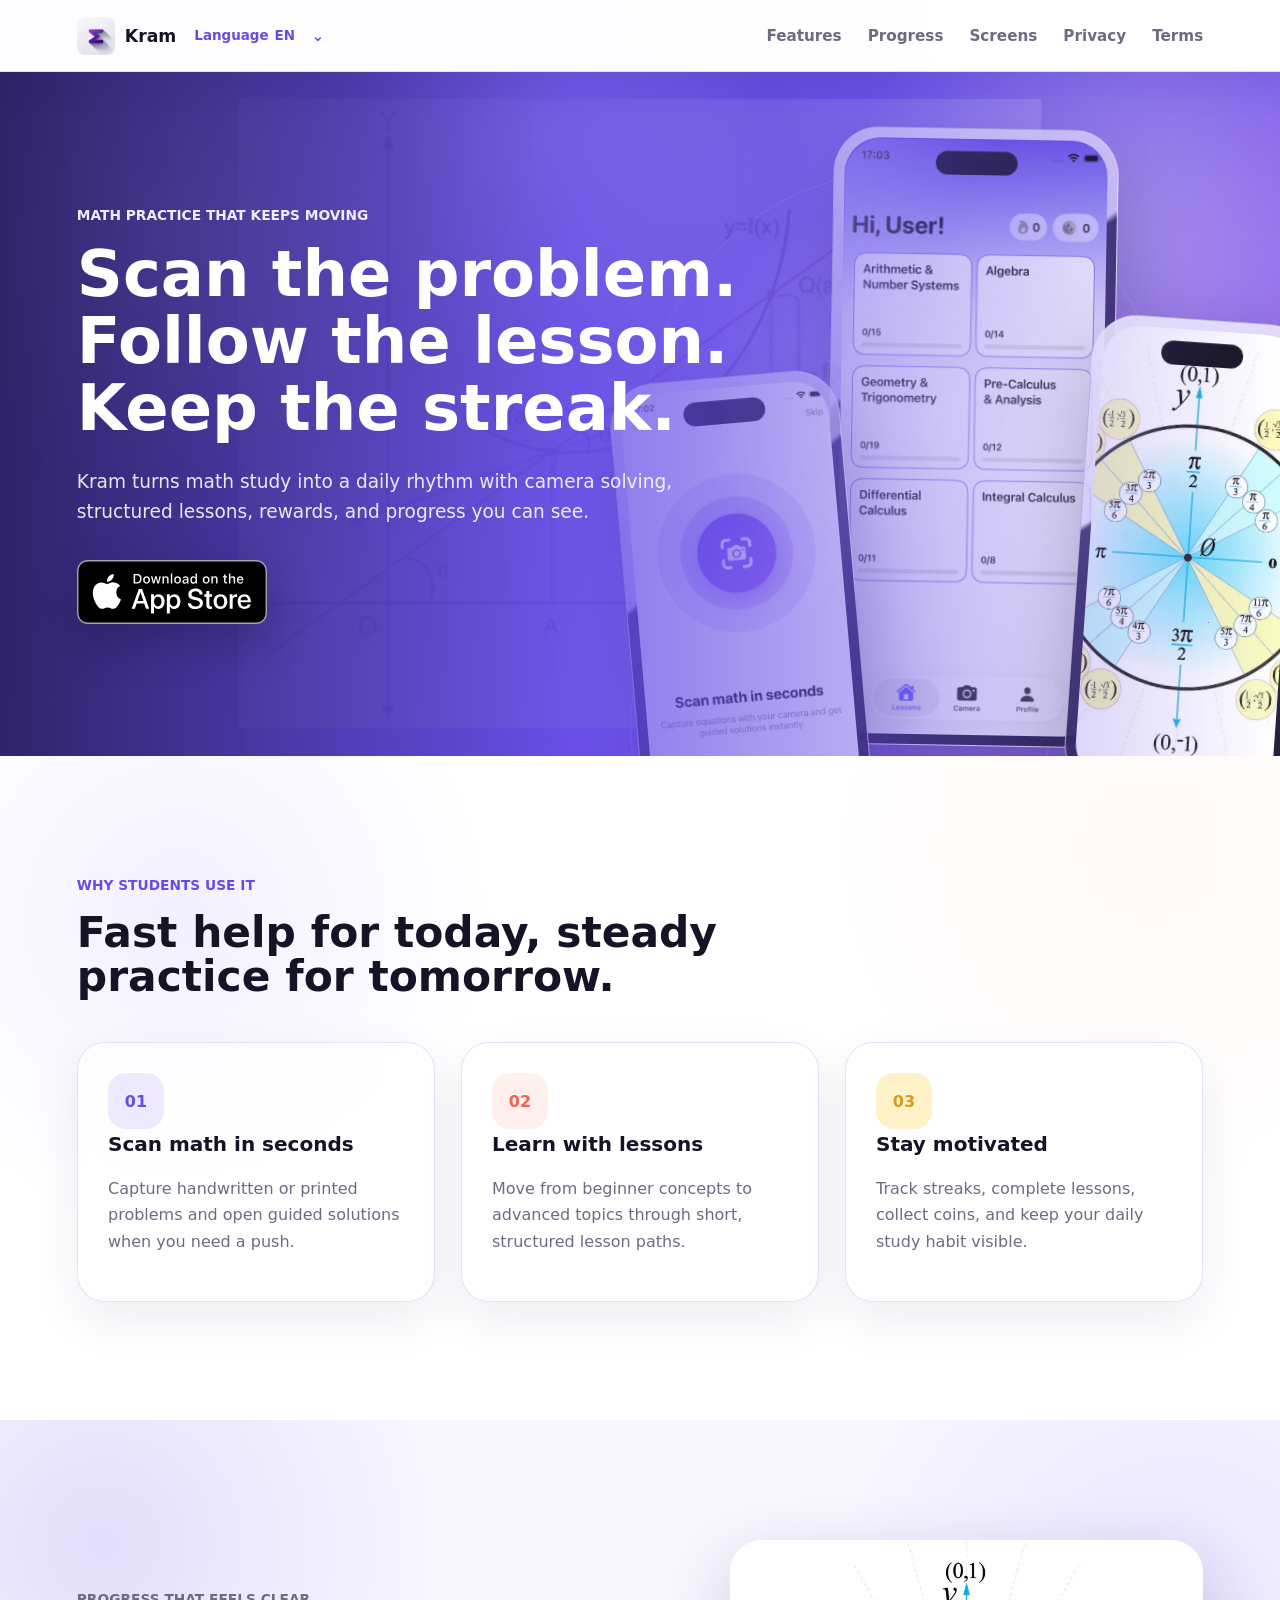
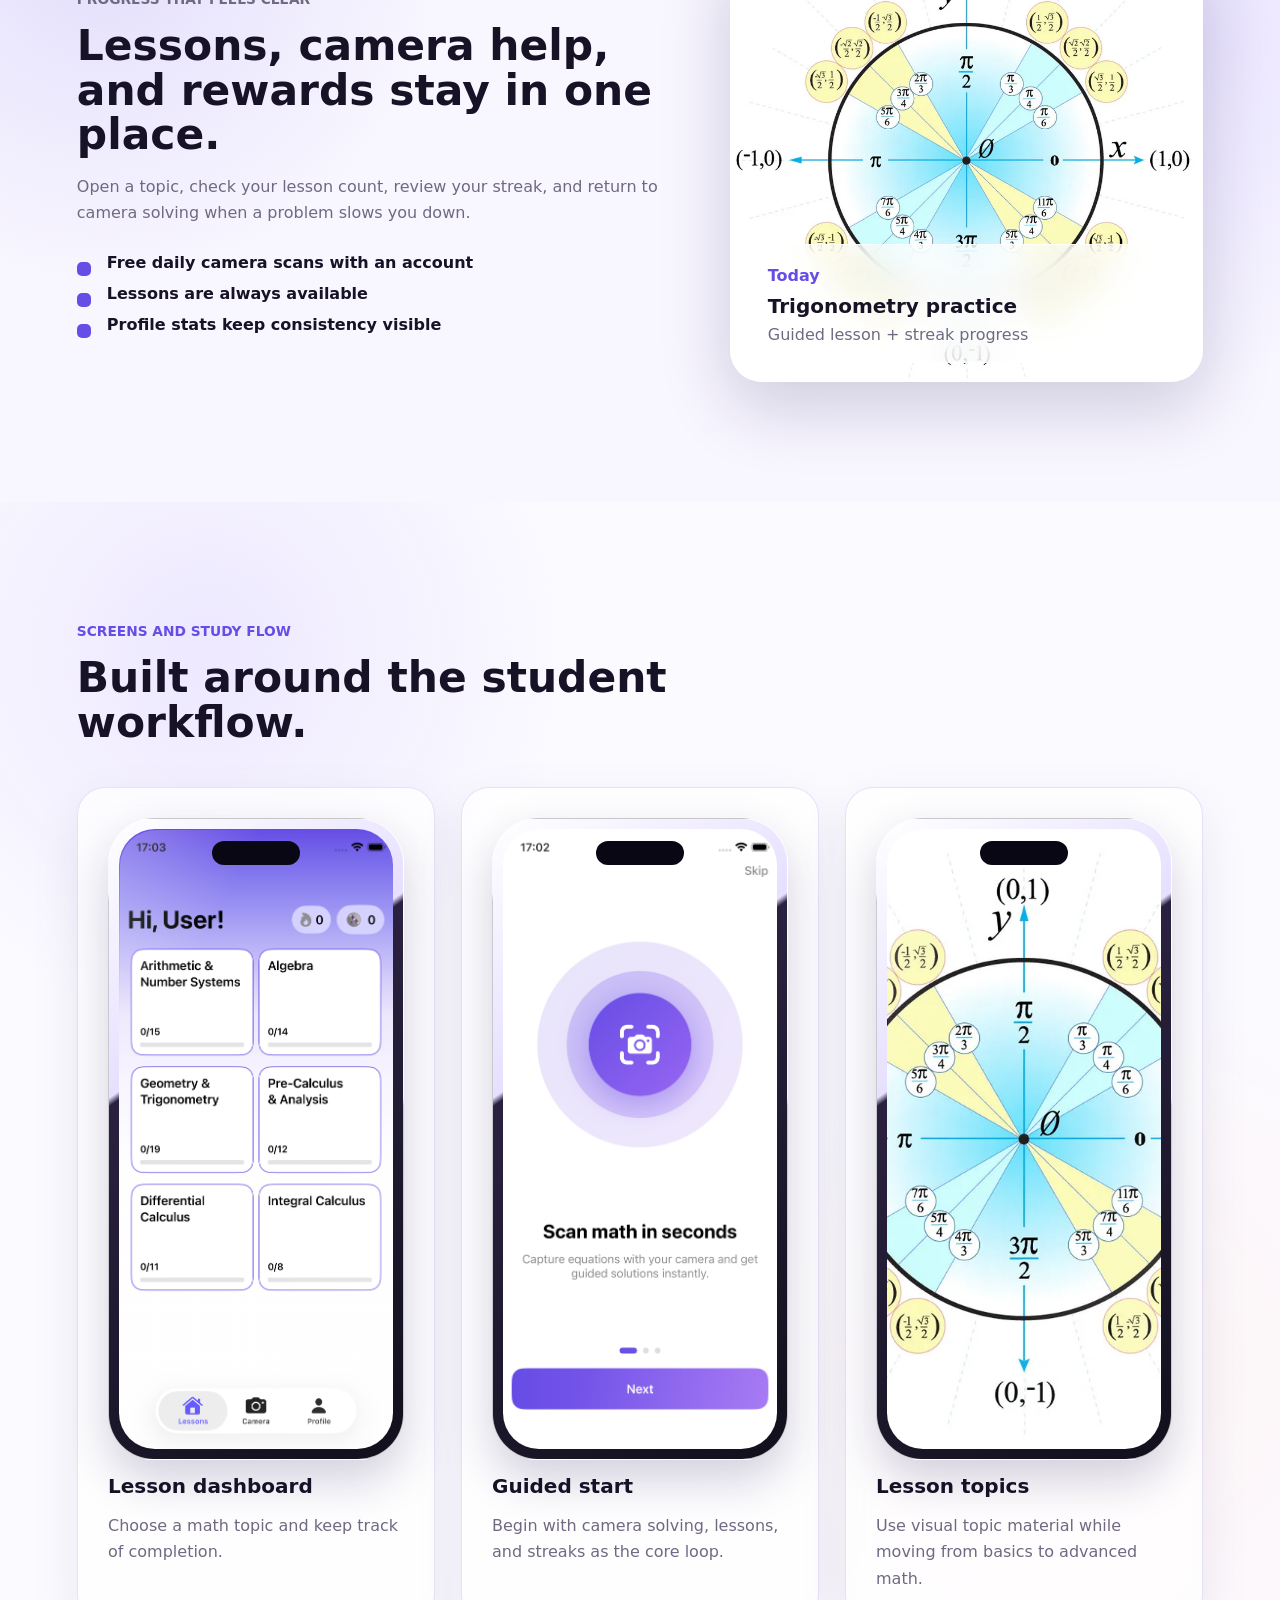
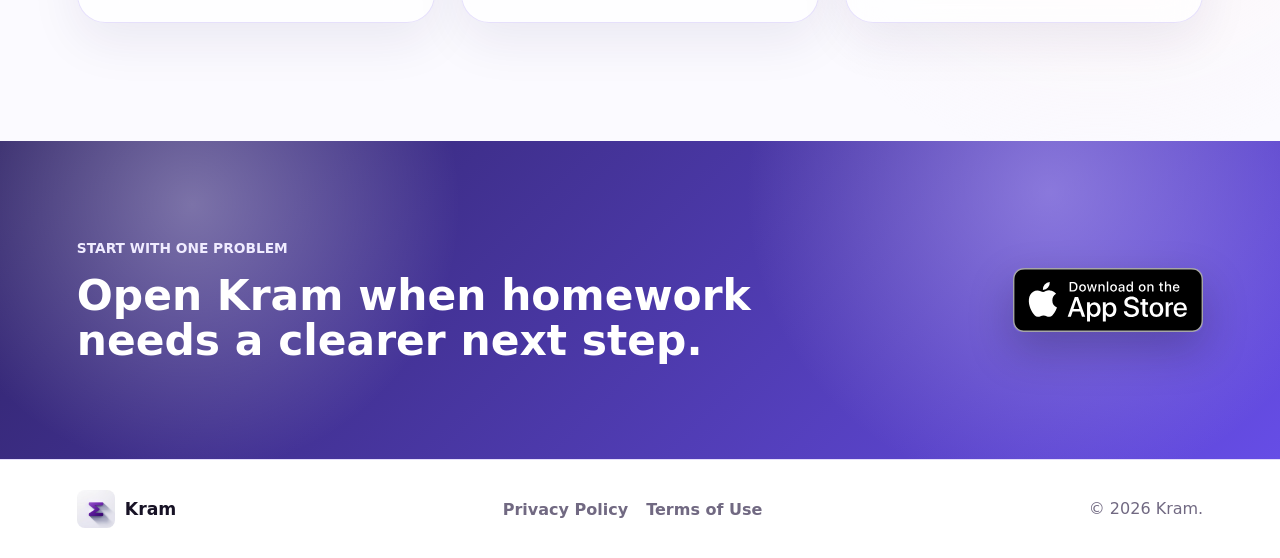
<file: mathquest/landing/index.html>
<!doctype html>
<html lang="en">
  <head>
    <meta charset="utf-8">
    <meta name="viewport" content="width=device-width, initial-scale=1">
    <title>Kram | Learn math with guided scans, lessons, and streaks</title>
    <meta name="description" content="Kram helps students scan math problems, follow structured lessons, and build daily progress with streaks and rewards.">
    <link rel="icon" href="assets/app/app-icon.png">
    <link rel="stylesheet" href="styles.css?v=4">
  </head>
  <body data-page="home">
    <div class="cursor-glow" aria-hidden="true"></div>

    <header class="site-header">
      <a class="brand" href="#home" aria-label="Kram home">
        <img src="assets/app/app-icon.png" alt="">
        <span>Kram</span>
      </a>
      <label class="language-switcher" aria-label="Change language">
        <span data-i18n="languageLabel">Language</span>
        <select id="language-select">
          <option value="en">EN</option>
          <option value="it">IT</option>
          <option value="sp">ESP</option>
          <option value="fr">FR</option>
          <option value="uz">UZ</option>
          <option value="ru">RU</option>
        </select>
      </label>
      <button class="menu-toggle" type="button" aria-expanded="false" aria-controls="site-nav">
        <span data-i18n="menu">Menu</span>
      </button>
      <nav class="site-nav" id="site-nav" aria-label="Main navigation">
        <a href="#features" data-i18n="navFeatures">Features</a>
        <a href="#progress" data-i18n="navProgress">Progress</a>
        <a href="#screens" data-i18n="navScreens">Screens</a>
        <a href="privacy.html" data-i18n="navPrivacy">Privacy</a>
        <a href="terms.html" data-i18n="navTerms">Terms</a>
      </nav>
    </header>

    <main>
      <section class="hero" id="home">
        <div class="hero-media" aria-hidden="true">
          <div class="hero-orbit hero-orbit-one"></div>
          <div class="hero-orbit hero-orbit-two"></div>
          <div class="screen-stack">
            <figure class="phone-shot phone-shot-primary">
              <img src="assets/screenshots/home.png" alt="">
            </figure>
            <figure class="phone-shot phone-shot-secondary">
              <img src="assets/screenshots/onboarding.png" alt="">
            </figure>
            <figure class="phone-shot phone-shot-tertiary artwork-shot">
              <img src="assets/app/unit-circle.webp" alt="">
            </figure>
          </div>
        </div>
        <div class="hero-overlay"></div>
        <div class="hero-content">
          <p class="eyebrow" data-i18n="heroEyebrow">Math practice that keeps moving</p>
          <h1 data-i18n="heroTitle">Scan the problem. Follow the lesson. Keep the streak.</h1>
          <p class="hero-copy" data-i18n="heroCopy">
            Kram turns math study into a daily rhythm with camera solving, structured lessons, rewards, and progress you can see.
          </p>
          <div class="hero-actions" aria-label="Primary actions">
            <a class="app-store-button" href="https://apps.apple.com/it/app/kram/id6759972594" target="_blank" rel="noopener noreferrer" aria-label="Download Kram on the App Store">
              <img class="app-store-badge" data-app-store-badge src="assets/app/app-store-en.svg" alt="Download on the App Store">
            </a>
          </div>
        </div>
      </section>

      <section class="feature-band" id="features">
        <div class="section-heading">
          <p class="eyebrow" data-i18n="featuresEyebrow">Why students use it</p>
          <h2 data-i18n="featuresTitle">Fast help for today, steady practice for tomorrow.</h2>
        </div>
        <div class="feature-grid">
          <article class="feature-card accent-purple">
            <span class="feature-icon">01</span>
            <h3 data-i18n="feature1Title">Scan math in seconds</h3>
            <p data-i18n="feature1Copy">Capture handwritten or printed problems and open guided solutions when you need a push.</p>
          </article>
          <article class="feature-card accent-coral">
            <span class="feature-icon">02</span>
            <h3 data-i18n="feature2Title">Learn with lessons</h3>
            <p data-i18n="feature2Copy">Move from beginner concepts to advanced topics through short, structured lesson paths.</p>
          </article>
          <article class="feature-card accent-gold">
            <span class="feature-icon">03</span>
            <h3 data-i18n="feature3Title">Stay motivated</h3>
            <p data-i18n="feature3Copy">Track streaks, complete lessons, collect coins, and keep your daily study habit visible.</p>
          </article>
        </div>
      </section>

      <section class="showcase-band" id="progress">
        <div class="showcase-copy">
          <p class="eyebrow" data-i18n="progressEyebrow">Progress that feels clear</p>
          <h2 data-i18n="progressTitle">Lessons, camera help, and rewards stay in one place.</h2>
          <p data-i18n="progressCopy">
            Open a topic, check your lesson count, review your streak, and return to camera solving when a problem slows you down.
          </p>
          <ul class="check-list">
            <li data-i18n="progressItem1">Free daily camera scans with an account</li>
            <li data-i18n="progressItem2">Lessons are always available</li>
            <li data-i18n="progressItem3">Profile stats keep consistency visible</li>
          </ul>
        </div>
        <div class="lesson-panel">
          <img src="assets/app/unit-circle.webp" alt="Unit circle lesson artwork">
          <div class="lesson-summary">
            <p data-i18n="today">Today</p>
            <h3 data-i18n="lessonSummaryTitle">Trigonometry practice</h3>
            <span data-i18n="lessonSummaryMeta">Guided lesson + streak progress</span>
          </div>
        </div>
      </section>

      <section class="screens-band" id="screens">
        <div class="section-heading">
          <p class="eyebrow" data-i18n="screensEyebrow">Screens and study flow</p>
          <h2 data-i18n="screensTitle">Built around the student workflow.</h2>
        </div>
        <div class="screens-grid">
          <article class="screen-card">
            <figure class="device-frame">
              <img src="assets/screenshots/home.png" alt="Kram lessons home screen">
            </figure>
            <h3 data-i18n="screen1Title">Lesson dashboard</h3>
            <p data-i18n="screen1Copy">Choose a math topic and keep track of completion.</p>
          </article>
          <article class="screen-card">
            <figure class="device-frame">
              <img src="assets/screenshots/onboarding.png" alt="Kram onboarding screen">
            </figure>
            <h3 data-i18n="screen2Title">Guided start</h3>
            <p data-i18n="screen2Copy">Begin with camera solving, lessons, and streaks as the core loop.</p>
          </article>
          <article class="screen-card lesson-art-card">
            <figure class="device-frame">
              <img src="assets/app/unit-circle.webp" alt="Unit circle lesson artwork">
            </figure>
            <h3 data-i18n="screen3Title">Lesson topics</h3>
            <p data-i18n="screen3Copy">Use visual topic material while moving from basics to advanced math.</p>
          </article>
        </div>
      </section>

      <section class="download-band" id="apps">
        <div>
          <p class="eyebrow" data-i18n="downloadEyebrow">Start with one problem</p>
          <h2 data-i18n="downloadTitle">Open Kram when homework needs a clearer next step.</h2>
        </div>
        <div class="download-actions">
          <a class="app-store-button" href="https://apps.apple.com/it/app/kram/id6759972594" target="_blank" rel="noopener noreferrer" aria-label="Download Kram on the App Store">
            <img class="app-store-badge" data-app-store-badge src="assets/app/app-store-en.svg" alt="Download on the App Store">
          </a>
        </div>
      </section>
    </main>

    <footer class="site-footer">
      <a class="brand" href="#home" aria-label="Kram home">
        <img src="assets/app/app-icon.png" alt="">
        <span>Kram</span>
      </a>
      <nav aria-label="Legal navigation">
        <a href="privacy.html" data-i18n="privacyPolicy">Privacy Policy</a>
        <a href="terms.html" data-i18n="termsOfUse">Terms of Use</a>
      </nav>
      <p>© 2026 Kram.</p>
    </footer>

    <div class="study-toast" role="status" aria-live="polite">
      <span class="toast-dot"></span>
      <p data-i18n="toast">500 students are practicing Trigonometry right now 📚</p>
    </div>

    <script src="script.js?v=4"></script>
  </body>
</html>
</file>
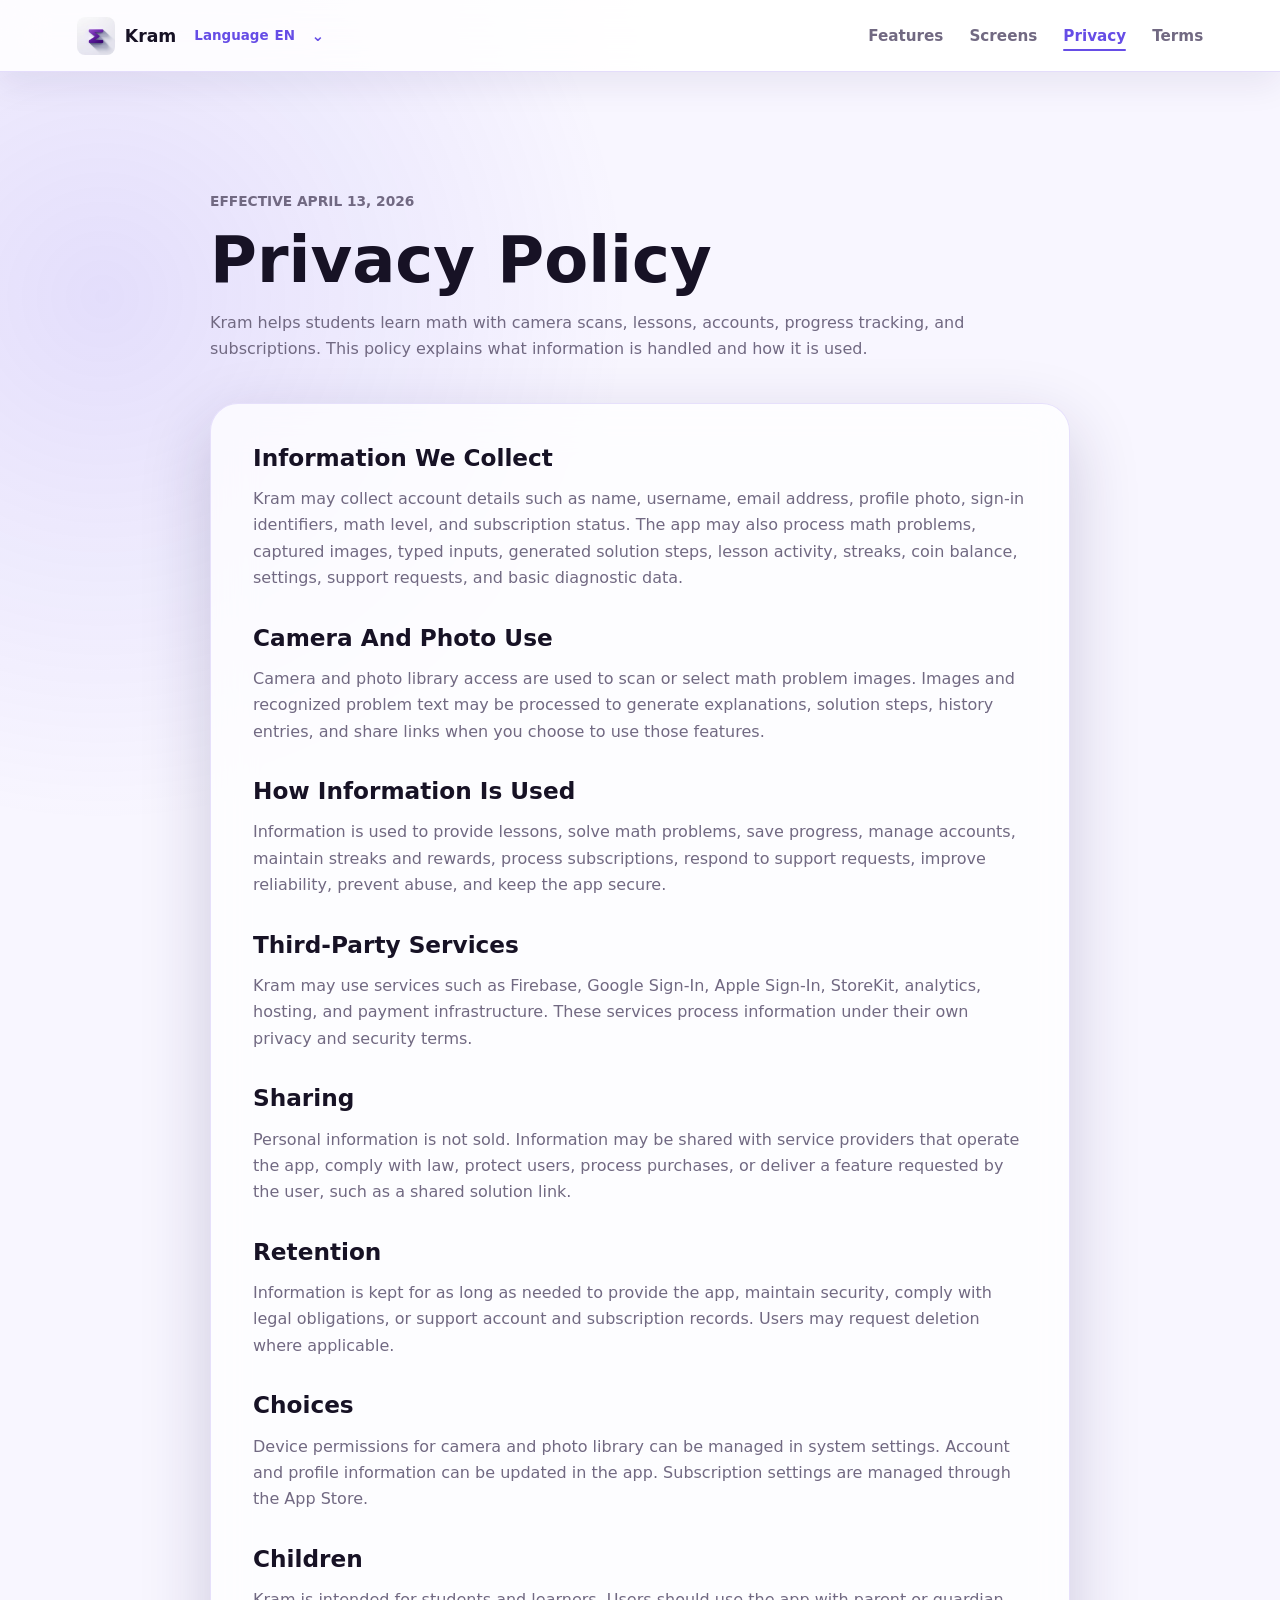
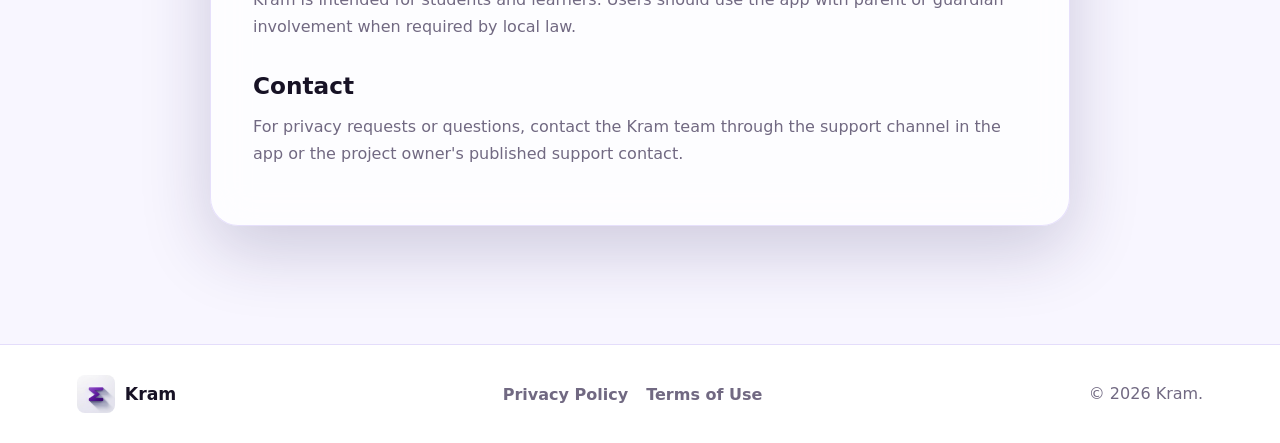
<file: mathquest/landing/privacy.html>
<!doctype html>
<html lang="en">
  <head>
    <meta charset="utf-8">
    <meta name="viewport" content="width=device-width, initial-scale=1">
    <title>Privacy Policy | Kram</title>
    <meta name="description" content="Privacy Policy for the Kram math learning app.">
    <link rel="icon" href="assets/app/app-icon.png">
    <link rel="stylesheet" href="styles.css?v=4">
  </head>
  <body data-page="privacy">
    <header class="site-header">
      <a class="brand" href="index.html" aria-label="Kram home">
        <img src="assets/app/app-icon.png" alt="">
        <span>Kram</span>
      </a>
      <label class="language-switcher" aria-label="Change language">
        <span data-i18n="languageLabel">Language</span>
        <select id="language-select">
          <option value="en">EN</option>
          <option value="it">IT</option>
          <option value="sp">ESP</option>
          <option value="fr">FR</option>
          <option value="uz">UZ</option>
          <option value="ru">RU</option>
        </select>
      </label>
      <button class="menu-toggle" type="button" aria-expanded="false" aria-controls="site-nav">
        <span data-i18n="menu">Menu</span>
      </button>
      <nav class="site-nav" id="site-nav" aria-label="Main navigation">
        <a href="index.html#features" data-i18n="navFeatures">Features</a>
        <a href="index.html#screens" data-i18n="navScreens">Screens</a>
        <a href="privacy.html" aria-current="page" data-i18n="navPrivacy">Privacy</a>
        <a href="terms.html" data-i18n="navTerms">Terms</a>
      </nav>
    </header>

    <main class="legal-page">
      <section class="legal-hero">
        <p class="eyebrow" data-i18n="legalEffectiveDate">Effective April 13, 2026</p>
        <h1 data-i18n="privacyTitle">Privacy Policy</h1>
        <p data-i18n="privacyIntro">
          Kram helps students learn math with camera scans, lessons, accounts, progress tracking, and subscriptions. This policy explains what information is handled and how it is used.
        </p>
      </section>

      <section class="legal-content">
        <h2 data-i18n="privacyInfoTitle">Information We Collect</h2>
        <p data-i18n="privacyInfoCopy">
          Kram may collect account details such as name, username, email address, profile photo, sign-in identifiers, math level, and subscription status. The app may also process math problems, captured images, typed inputs, generated solution steps, lesson activity, streaks, coin balance, settings, support requests, and basic diagnostic data.
        </p>

        <h2 data-i18n="privacyCameraTitle">Camera And Photo Use</h2>
        <p data-i18n="privacyCameraCopy">
          Camera and photo library access are used to scan or select math problem images. Images and recognized problem text may be processed to generate explanations, solution steps, history entries, and share links when you choose to use those features.
        </p>

        <h2 data-i18n="privacyUseTitle">How Information Is Used</h2>
        <p data-i18n="privacyUseCopy">
          Information is used to provide lessons, solve math problems, save progress, manage accounts, maintain streaks and rewards, process subscriptions, respond to support requests, improve reliability, prevent abuse, and keep the app secure.
        </p>

        <h2 data-i18n="privacyServicesTitle">Third-Party Services</h2>
        <p data-i18n="privacyServicesCopy">
          Kram may use services such as Firebase, Google Sign-In, Apple Sign-In, StoreKit, analytics, hosting, and payment infrastructure. These services process information under their own privacy and security terms.
        </p>

        <h2 data-i18n="privacySharingTitle">Sharing</h2>
        <p data-i18n="privacySharingCopy">
          Personal information is not sold. Information may be shared with service providers that operate the app, comply with law, protect users, process purchases, or deliver a feature requested by the user, such as a shared solution link.
        </p>

        <h2 data-i18n="privacyRetentionTitle">Retention</h2>
        <p data-i18n="privacyRetentionCopy">
          Information is kept for as long as needed to provide the app, maintain security, comply with legal obligations, or support account and subscription records. Users may request deletion where applicable.
        </p>

        <h2 data-i18n="privacyChoicesTitle">Choices</h2>
        <p data-i18n="privacyChoicesCopy">
          Device permissions for camera and photo library can be managed in system settings. Account and profile information can be updated in the app. Subscription settings are managed through the App Store.
        </p>

        <h2 data-i18n="privacyChildrenTitle">Children</h2>
        <p data-i18n="privacyChildrenCopy">
          Kram is intended for students and learners. Users should use the app with parent or guardian involvement when required by local law.
        </p>

        <h2 data-i18n="privacyContactTitle">Contact</h2>
        <p data-i18n="privacyContactCopy">
          For privacy requests or questions, contact the Kram team through the support channel in the app or the project owner’s published support contact.
        </p>
      </section>
    </main>

    <footer class="site-footer">
      <a class="brand" href="index.html" aria-label="Kram home">
        <img src="assets/app/app-icon.png" alt="">
        <span>Kram</span>
      </a>
      <nav aria-label="Legal navigation">
        <a href="privacy.html" data-i18n="privacyPolicy">Privacy Policy</a>
        <a href="terms.html" data-i18n="termsOfUse">Terms of Use</a>
      </nav>
      <p>© 2026 Kram.</p>
    </footer>

    <script src="script.js?v=4"></script>
  </body>
</html>
</file>
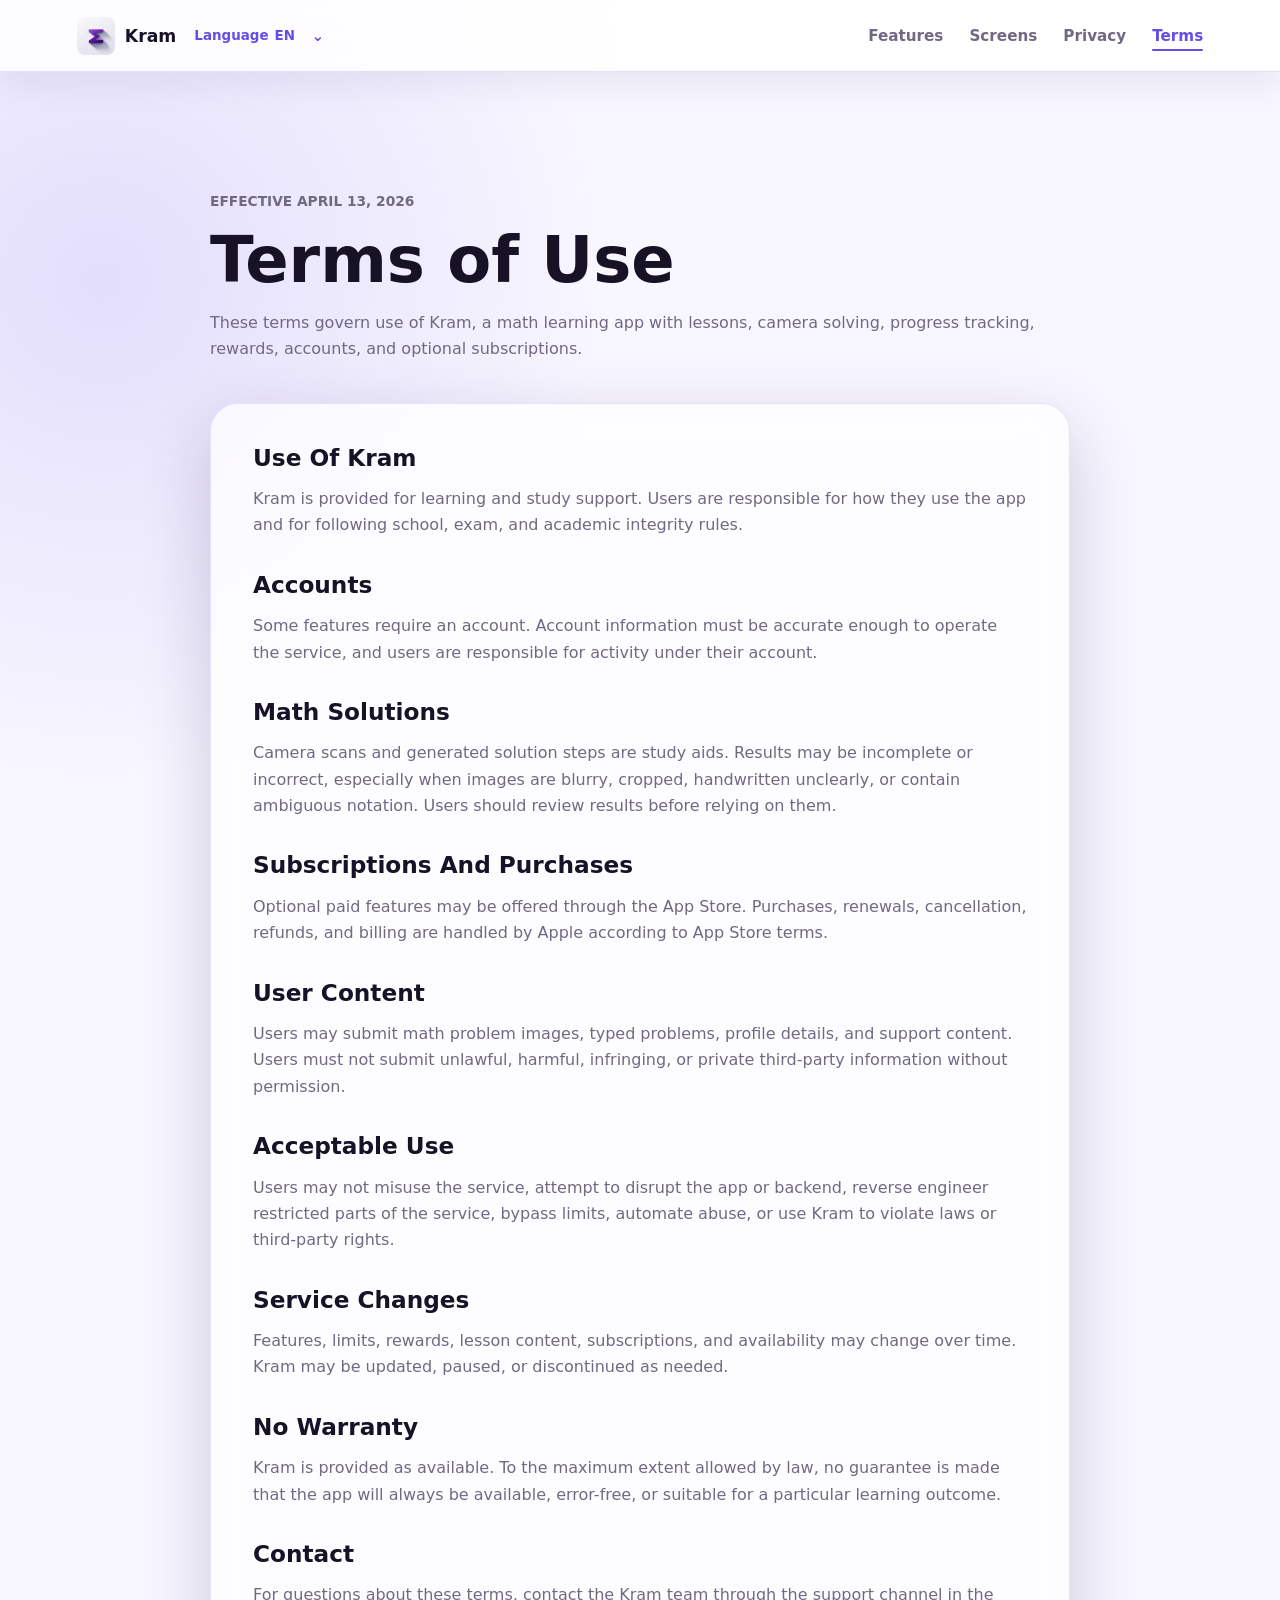
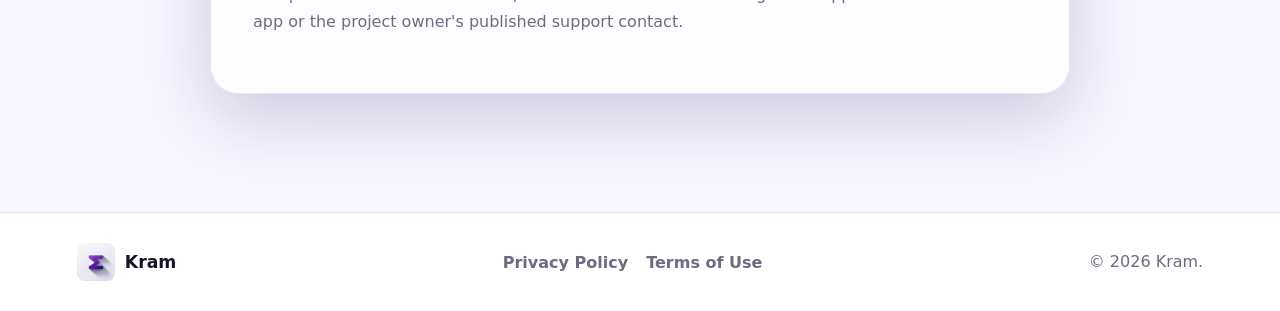
<file: mathquest/landing/terms.html>
<!doctype html>
<html lang="en">
  <head>
    <meta charset="utf-8">
    <meta name="viewport" content="width=device-width, initial-scale=1">
    <title>Terms of Use | Kram</title>
    <meta name="description" content="Terms of Use for the Kram math learning app.">
    <link rel="icon" href="assets/app/app-icon.png">
    <link rel="stylesheet" href="styles.css?v=4">
  </head>
  <body data-page="terms">
    <header class="site-header">
      <a class="brand" href="index.html" aria-label="Kram home">
        <img src="assets/app/app-icon.png" alt="">
        <span>Kram</span>
      </a>
      <label class="language-switcher" aria-label="Change language">
        <span data-i18n="languageLabel">Language</span>
        <select id="language-select">
          <option value="en">EN</option>
          <option value="it">IT</option>
          <option value="sp">ESP</option>
          <option value="fr">FR</option>
          <option value="uz">UZ</option>
          <option value="ru">RU</option>
        </select>
      </label>
      <button class="menu-toggle" type="button" aria-expanded="false" aria-controls="site-nav">
        <span data-i18n="menu">Menu</span>
      </button>
      <nav class="site-nav" id="site-nav" aria-label="Main navigation">
        <a href="index.html#features" data-i18n="navFeatures">Features</a>
        <a href="index.html#screens" data-i18n="navScreens">Screens</a>
        <a href="privacy.html" data-i18n="navPrivacy">Privacy</a>
        <a href="terms.html" aria-current="page" data-i18n="navTerms">Terms</a>
      </nav>
    </header>

    <main class="legal-page">
      <section class="legal-hero">
        <p class="eyebrow" data-i18n="legalEffectiveDate">Effective April 13, 2026</p>
        <h1 data-i18n="termsTitle">Terms of Use</h1>
        <p data-i18n="termsIntro">
          These terms govern use of Kram, a math learning app with lessons, camera solving, progress tracking, rewards, accounts, and optional subscriptions.
        </p>
      </section>

      <section class="legal-content">
        <h2 data-i18n="termsUseTitle">Use Of Kram</h2>
        <p data-i18n="termsUseCopy">
          Kram is provided for learning and study support. Users are responsible for how they use the app and for following school, exam, and academic integrity rules.
        </p>

        <h2 data-i18n="termsAccountsTitle">Accounts</h2>
        <p data-i18n="termsAccountsCopy">
          Some features require an account. Account information must be accurate enough to operate the service, and users are responsible for activity under their account.
        </p>

        <h2 data-i18n="termsSolutionsTitle">Math Solutions</h2>
        <p data-i18n="termsSolutionsCopy">
          Camera scans and generated solution steps are study aids. Results may be incomplete or incorrect, especially when images are blurry, cropped, handwritten unclearly, or contain ambiguous notation. Users should review results before relying on them.
        </p>

        <h2 data-i18n="termsPurchasesTitle">Subscriptions And Purchases</h2>
        <p data-i18n="termsPurchasesCopy">
          Optional paid features may be offered through the App Store. Purchases, renewals, cancellation, refunds, and billing are handled by Apple according to App Store terms.
        </p>

        <h2 data-i18n="termsContentTitle">User Content</h2>
        <p data-i18n="termsContentCopy">
          Users may submit math problem images, typed problems, profile details, and support content. Users must not submit unlawful, harmful, infringing, or private third-party information without permission.
        </p>

        <h2 data-i18n="termsAcceptableTitle">Acceptable Use</h2>
        <p data-i18n="termsAcceptableCopy">
          Users may not misuse the service, attempt to disrupt the app or backend, reverse engineer restricted parts of the service, bypass limits, automate abuse, or use Kram to violate laws or third-party rights.
        </p>

        <h2 data-i18n="termsChangesTitle">Service Changes</h2>
        <p data-i18n="termsChangesCopy">
          Features, limits, rewards, lesson content, subscriptions, and availability may change over time. Kram may be updated, paused, or discontinued as needed.
        </p>

        <h2 data-i18n="termsWarrantyTitle">No Warranty</h2>
        <p data-i18n="termsWarrantyCopy">
          Kram is provided as available. To the maximum extent allowed by law, no guarantee is made that the app will always be available, error-free, or suitable for a particular learning outcome.
        </p>

        <h2 data-i18n="termsContactTitle">Contact</h2>
        <p data-i18n="termsContactCopy">
          For questions about these terms, contact the Kram team through the support channel in the app or the project owner’s published support contact.
        </p>
      </section>
    </main>

    <footer class="site-footer">
      <a class="brand" href="index.html" aria-label="Kram home">
        <img src="assets/app/app-icon.png" alt="">
        <span>Kram</span>
      </a>
      <nav aria-label="Legal navigation">
        <a href="privacy.html" data-i18n="privacyPolicy">Privacy Policy</a>
        <a href="terms.html" data-i18n="termsOfUse">Terms of Use</a>
      </nav>
      <p>© 2026 Kram.</p>
    </footer>

    <script src="script.js?v=4"></script>
  </body>
</html>
</file>
<file: mathquest/landing/styles.css>
:root {
  --ink: #171225;
  --muted: #716982;
  --line: #e4ddfb;
  --paper: #ffffff;
  --surface: #f8f6ff;
  --brand-deep: #2f2367;
  --app-purple: #664de6;
  --app-purple-2: #9966f2;
  --app-purple-3: #c9bbff;
  --purple-soft: #eee9ff;
  --glass: rgba(255, 255, 255, 0.74);
  --coral: #ef6351;
  --coral-soft: #fff0ed;
  --gold: #d79d18;
  --gold-soft: #fff1c8;
  --shadow: 0 24px 70px rgba(37, 27, 84, 0.2);
  --ease-out: cubic-bezier(0.16, 1, 0.3, 1);
  --elastic: cubic-bezier(0.2, 0.95, 0.2, 1.35);
}

* {
  box-sizing: border-box;
}

html {
  scroll-behavior: smooth;
}

body {
  margin: 0;
  color: var(--ink);
  background:
    radial-gradient(circle at 12% 8%, rgba(153, 102, 242, 0.12), transparent 28%),
    radial-gradient(circle at 86% 18%, rgba(255, 255, 255, 0.9), transparent 24%),
    var(--paper);
  font-family: Inter, ui-sans-serif, system-ui, -apple-system, BlinkMacSystemFont, "Segoe UI", sans-serif;
  letter-spacing: 0;
}

img {
  display: block;
  max-width: 100%;
}

a {
  color: inherit;
  text-decoration: none;
}

p {
  line-height: 1.65;
}

.cursor-glow {
  display: none;
}

.site-header {
  position: sticky;
  top: 0;
  z-index: 20;
  display: flex;
  align-items: center;
  justify-content: space-between;
  gap: 18px;
  min-height: 72px;
  padding: 14px 6vw;
  background: rgba(255, 255, 255, 0.76);
  border-bottom: 1px solid var(--line);
  box-shadow: 0 12px 34px rgba(37, 27, 84, 0.08);
  backdrop-filter: blur(22px) saturate(1.25);
}

.brand {
  flex: 0 0 auto;
  display: inline-flex;
  align-items: center;
  gap: 10px;
  font-weight: 800;
  font-size: 1.08rem;
}

.brand img {
  width: 38px;
  height: 38px;
  border-radius: 8px;
}

.site-nav {
  display: flex;
  align-items: center;
  gap: 26px;
  color: var(--muted);
  font-weight: 700;
  font-size: 0.95rem;
}

.site-nav a {
  position: relative;
  padding: 8px 0;
}

.site-nav a::after {
  content: "";
  position: absolute;
  left: 0;
  right: 0;
  bottom: 2px;
  height: 2px;
  border-radius: 999px;
  background: var(--app-purple);
  transform: scaleX(0);
  transform-origin: center;
  transition: transform 280ms var(--ease-out);
}

.site-nav a:hover,
.site-nav a[aria-current="page"] {
  color: var(--app-purple);
}

.site-nav a:hover::after,
.site-nav a[aria-current="page"]::after {
  transform: scaleX(1);
}

.language-switcher {
  display: inline-flex;
  align-items: center;
  gap: 6px;
  padding: 0;
  border: 0;
  border-radius: 0;
  background: transparent;
  color: var(--app-purple);
  font-size: 0.84rem;
  font-weight: 900;
  box-shadow: none;
  margin-right: auto;
}

.language-switcher select {
  appearance: none;
  min-height: 28px;
  border: 0;
  border-radius: 0;
  background: transparent;
  color: var(--app-purple);
  font: inherit;
  padding: 0 14px 0 0;
  cursor: pointer;
}

.language-switcher option {
  color: var(--app-purple);
  background: var(--paper);
}

.language-switcher select:focus {
  outline: 0;
  text-decoration: underline;
  text-decoration-thickness: 2px;
  text-underline-offset: 4px;
}

.language-switcher::after {
  content: "⌄";
  margin-left: -12px;
  color: var(--app-purple);
  font-size: 0.95rem;
  pointer-events: none;
}

.menu-toggle {
  display: none;
  border: 1px solid var(--line);
  border-radius: 999px;
  background: rgba(255, 255, 255, 0.78);
  color: var(--ink);
  padding: 9px 14px;
  font: inherit;
  font-weight: 800;
}

.hero {
  position: relative;
  isolation: isolate;
  --parallax-x: 0;
  --parallax-y: 0;
  min-height: 76svh;
  max-height: 820px;
  overflow: hidden;
  display: grid;
  align-items: center;
  padding: 96px 6vw;
  background: var(--app-purple);
}

.hero-media,
.hero-overlay {
  position: absolute;
  inset: 0;
}

.hero-media {
  z-index: -2;
  background:
    radial-gradient(circle at 12% 24%, rgba(255, 255, 255, 0.46), transparent 20%),
    radial-gradient(circle at 42% 10%, rgba(201, 187, 255, 0.62), transparent 24%),
    radial-gradient(circle at 86% 24%, rgba(255, 240, 237, 0.42), transparent 22%),
    radial-gradient(circle at 72% 84%, rgba(215, 157, 24, 0.18), transparent 24%),
    linear-gradient(135deg, var(--brand-deep), var(--app-purple) 48%, var(--app-purple-2));
}

.hero-media::before {
  content: "";
  position: absolute;
  inset: -8%;
  opacity: 0.2;
  background:
    linear-gradient(rgba(255, 255, 255, 0.2) 1px, transparent 1px),
    linear-gradient(90deg, rgba(255, 255, 255, 0.2) 1px, transparent 1px),
    url("assets/app/geometric-meaning.png") center / 52% auto no-repeat;
  background-size: 56px 56px, 56px 56px, 52% auto;
  transform: translate3d(calc(var(--parallax-x) * -0.8px), calc(var(--parallax-y) * -0.8px), 0) scale(1.04);
  transition: transform 140ms linear;
}

.hero-overlay {
  z-index: -1;
  background:
    radial-gradient(circle at 74% 50%, rgba(255, 255, 255, 0.12), transparent 24%),
    linear-gradient(90deg, rgba(47, 35, 103, 0.96), rgba(102, 77, 230, 0.78) 45%, rgba(255, 255, 255, 0.06));
}

.hero-orbit {
  position: absolute;
  border: 1px solid rgba(255, 255, 255, 0.22);
  border-radius: 999px;
  transform: translate3d(calc(var(--parallax-x) * 0.55px), calc(var(--parallax-y) * 0.55px), 0);
  transition: transform 140ms linear;
}

.hero-orbit-one {
  right: 9vw;
  top: 98px;
  width: 520px;
  height: 520px;
}

.hero-orbit-two {
  right: 18vw;
  bottom: -180px;
  width: 420px;
  height: 420px;
}

.screen-stack {
  position: absolute;
  inset: 0;
  pointer-events: none;
}

.phone-shot {
  position: absolute;
  margin: 0;
  width: 250px;
  aspect-ratio: 430 / 932;
  overflow: hidden;
  padding: 10px;
  border: 1px solid rgba(255, 255, 255, 0.72);
  border-radius: 46px;
  background:
    linear-gradient(145deg, rgba(255, 255, 255, 0.96), rgba(235, 228, 255, 0.7) 34%, rgba(37, 27, 84, 0.92) 35%, rgba(18, 14, 34, 0.98));
  box-shadow: 0 34px 80px rgba(22, 12, 58, 0.34);
  animation: phoneFloat 7s ease-in-out infinite;
  transform-style: preserve-3d;
}

.phone-shot::before {
  content: "";
  position: absolute;
  z-index: 3;
  top: 22px;
  left: 50%;
  width: 82px;
  height: 24px;
  border-radius: 999px;
  background: #090813;
  box-shadow: inset 0 1px 1px rgba(255, 255, 255, 0.18);
  transform: translateX(-50%);
}

.phone-shot::after {
  content: "";
  position: absolute;
  z-index: 2;
  inset: 11px;
  border-radius: 36px;
  background: linear-gradient(116deg, rgba(255, 255, 255, 0.28), transparent 26%, transparent 58%, rgba(255, 255, 255, 0.16));
  pointer-events: none;
}

.phone-shot img {
  width: 100%;
  height: 100%;
  object-fit: cover;
  border-radius: 36px;
}

.phone-shot-primary {
  right: 13vw;
  top: 56px;
  width: 285px;
  transform: translate3d(calc(var(--parallax-x) * 0.45px), calc(var(--parallax-y) * 0.45px), 0) rotate(1deg);
}

.phone-shot-secondary {
  right: 33vw;
  bottom: -118px;
  width: 230px;
  animation-delay: -2.2s;
  transform: translate3d(calc(var(--parallax-x) * 0.22px), calc(var(--parallax-y) * 0.22px), 0) rotate(-5deg);
}

.phone-shot-tertiary {
  right: -18px;
  bottom: -40px;
  width: 220px;
  animation-delay: -4.4s;
  transform: translate3d(calc(var(--parallax-x) * 0.32px), calc(var(--parallax-y) * 0.32px), 0) rotate(4deg);
}

.artwork-shot img {
  object-fit: cover;
}

.hero-content {
  max-width: 710px;
  color: #fff;
}

.hero-content > * {
  animation: heroTextIn 900ms var(--ease-out) both;
}

.hero-content > :nth-child(2) {
  animation-delay: 130ms;
}

.hero-content > :nth-child(3) {
  animation-delay: 250ms;
}

.hero-content > :nth-child(4) {
  animation-delay: 360ms;
}

.eyebrow {
  margin: 0 0 14px;
  color: var(--app-purple);
  font-size: 0.86rem;
  font-weight: 900;
  text-transform: uppercase;
}

.hero .eyebrow {
  color: #f0ecff;
}

h1,
h2,
h3 {
  margin: 0;
  line-height: 1.05;
  font-weight: 800;
}

h1 {
  max-width: 780px;
  font-size: 4rem;
}

h2 {
  max-width: 760px;
  font-size: 2.65rem;
}

h3 {
  font-size: 1.25rem;
}

.hero-copy {
  max-width: 620px;
  margin: 24px 0 0;
  color: rgba(255, 255, 255, 0.88);
  font-size: 1.16rem;
}

.hero-actions,
.download-band {
  display: flex;
  align-items: center;
  gap: 14px;
  flex-wrap: wrap;
}

.hero-actions {
  margin-top: 32px;
}

.button {
  display: inline-flex;
  align-items: center;
  justify-content: center;
  min-height: 48px;
  padding: 0 22px;
  border: 1px solid transparent;
  border-radius: 8px;
  font-weight: 900;
  box-shadow: 0 14px 30px rgba(37, 27, 84, 0.18);
  transition:
    transform 360ms var(--elastic),
    box-shadow 360ms var(--elastic),
    background 220ms var(--ease-out),
    border-color 220ms var(--ease-out);
  will-change: transform;
}

.button:hover {
  transform: translateY(-3px) scale(1.035);
  box-shadow: 0 22px 42px rgba(37, 27, 84, 0.26);
}

.button:active {
  transform: translateY(0) scale(0.99);
}

.button-primary {
  background: var(--app-purple);
  color: #fff;
}

.button-primary:hover {
  background: #5740d3;
}

.button-secondary {
  border-color: rgba(255, 255, 255, 0.45);
  background: rgba(255, 255, 255, 0.12);
  color: #fff;
}

.button-secondary:hover {
  border-color: #fff;
}

.app-store-button {
  display: inline-flex;
  align-items: center;
  justify-content: center;
  width: 190px;
  min-height: 64px;
  padding: 0;
  border: 0;
  border-radius: 8px;
  background: transparent;
  color: #fff;
  box-shadow: 0 18px 44px rgba(16, 11, 34, 0.26);
  transition:
    transform 360ms var(--elastic),
    box-shadow 360ms var(--elastic);
  will-change: transform;
}

.app-store-button:hover {
  transform: translateY(-3px) scale(1.035);
  box-shadow: 0 24px 54px rgba(16, 11, 34, 0.38);
}

.app-store-badge {
  width: 100%;
  height: auto;
}

.feature-band,
.screens-band,
.legal-page {
  padding: 118px 6vw;
}

.feature-band {
  background:
    radial-gradient(circle at 14% 24%, rgba(201, 187, 255, 0.22), transparent 26%),
    radial-gradient(circle at 90% 14%, rgba(255, 240, 237, 0.38), transparent 26%),
    #fff;
}

.section-heading {
  max-width: 820px;
  margin-bottom: 42px;
}

.section-heading h2 {
  color: var(--ink);
}

.feature-grid,
.screens-grid {
  display: grid;
  grid-template-columns: repeat(3, minmax(0, 1fr));
  gap: 26px;
}

.feature-card,
.screen-card {
  min-height: 260px;
  padding: 30px;
  border: 1px solid rgba(228, 221, 251, 0.9);
  border-radius: 28px;
  background: var(--glass);
  box-shadow: 0 18px 50px rgba(37, 27, 84, 0.08);
  backdrop-filter: blur(20px) saturate(1.18);
  transition:
    transform 380ms var(--elastic),
    box-shadow 380ms var(--elastic),
    border-color 260ms var(--ease-out);
  will-change: transform;
}

.feature-card:hover,
.screen-card:hover {
  transform: translateY(-12px);
  border-color: rgba(102, 77, 230, 0.35);
  box-shadow: 0 34px 80px rgba(37, 27, 84, 0.2);
}

.feature-card {
  display: flex;
  flex-direction: column;
  justify-content: space-between;
}

.feature-card p,
.screen-card p,
.showcase-copy p,
.legal-content p,
.legal-hero p {
  color: var(--muted);
}

.feature-icon {
  width: 56px;
  height: 56px;
  display: inline-flex;
  align-items: center;
  justify-content: center;
  border-radius: 18px;
  font-weight: 900;
}

.accent-purple .feature-icon {
  color: var(--app-purple);
  background: var(--purple-soft);
}

.accent-coral .feature-icon {
  color: var(--coral);
  background: var(--coral-soft);
}

.accent-gold .feature-icon {
  color: var(--gold);
  background: var(--gold-soft);
}

.showcase-band {
  display: grid;
  grid-template-columns: minmax(0, 0.92fr) minmax(340px, 0.72fr);
  gap: 48px;
  align-items: center;
  padding: 120px 6vw;
  background:
    radial-gradient(circle at 8% 18%, rgba(102, 77, 230, 0.14), transparent 26%),
    radial-gradient(circle at 92% 30%, rgba(201, 187, 255, 0.3), transparent 28%),
    var(--surface);
}

.showcase-copy {
  max-width: 720px;
}

.check-list {
  display: grid;
  gap: 12px;
  margin: 26px 0 0;
  padding: 0;
  list-style: none;
  color: var(--ink);
  font-weight: 800;
}

.check-list li {
  position: relative;
  padding-left: 30px;
}

.check-list li::before {
  content: "";
  position: absolute;
  left: 0;
  top: 0.55em;
  width: 14px;
  height: 14px;
  border-radius: 5px;
  background: var(--app-purple);
}

.lesson-panel {
  position: relative;
  min-height: 440px;
  overflow: hidden;
  border: 1px solid rgba(255, 255, 255, 0.7);
  border-radius: 32px;
  background: var(--glass);
  box-shadow: var(--shadow);
  backdrop-filter: blur(18px) saturate(1.2);
  transition:
    transform 380ms var(--elastic),
    box-shadow 380ms var(--elastic);
}

.lesson-panel:hover {
  transform: translateY(-10px) scale(1.01);
  box-shadow: 0 36px 90px rgba(37, 27, 84, 0.24);
}

.lesson-panel img {
  width: 100%;
  height: 440px;
  object-fit: cover;
}

.lesson-summary {
  position: absolute;
  left: 18px;
  right: 18px;
  bottom: 18px;
  padding: 18px;
  border: 1px solid rgba(255, 255, 255, 0.72);
  border-radius: 24px;
  background: rgba(255, 255, 255, 0.72);
  backdrop-filter: blur(18px) saturate(1.22);
}

.lesson-summary p {
  margin: 0 0 6px;
  color: var(--app-purple);
  font-weight: 900;
}

.lesson-summary span {
  display: inline-block;
  margin-top: 8px;
  color: var(--muted);
}

.screens-band {
  background:
    radial-gradient(circle at 16% 12%, rgba(201, 187, 255, 0.28), transparent 24%),
    radial-gradient(circle at 86% 70%, rgba(255, 240, 237, 0.56), transparent 28%),
    #fbfaff;
}

.screen-card {
  display: grid;
  grid-template-rows: auto auto 1fr;
  gap: 16px;
}

.device-frame {
  position: relative;
  margin: 0;
  width: 100%;
  aspect-ratio: 430 / 932;
  overflow: hidden;
  padding: 10px;
  border: 1px solid rgba(255, 255, 255, 0.76);
  border-radius: 46px;
  background:
    linear-gradient(145deg, rgba(255, 255, 255, 0.98), rgba(226, 218, 255, 0.86) 33%, #2a2140 34%, #11101b);
  box-shadow: 0 20px 46px rgba(37, 27, 84, 0.2);
}

.device-frame::before {
  content: "";
  position: absolute;
  z-index: 3;
  top: 22px;
  left: 50%;
  width: 88px;
  height: 24px;
  border-radius: 999px;
  background: #080713;
  transform: translateX(-50%);
}

.device-frame::after {
  content: "";
  position: absolute;
  z-index: 2;
  inset: 11px;
  border-radius: 36px;
  background: linear-gradient(118deg, rgba(255, 255, 255, 0.28), transparent 24%, transparent 62%, rgba(255, 255, 255, 0.16));
  pointer-events: none;
}

.device-frame img {
  width: 100%;
  height: 100%;
  object-fit: cover;
  border-radius: 36px;
  background: #2a2140;
}

.lesson-art-card img {
  object-fit: cover;
}

.screen-card p {
  margin: 0;
}

.download-band {
  justify-content: space-between;
  padding: 96px 6vw;
  color: #fff;
  background:
    radial-gradient(circle at 15% 20%, rgba(255, 255, 255, 0.34), transparent 24%),
    radial-gradient(circle at 82% 16%, rgba(201, 187, 255, 0.46), transparent 28%),
    linear-gradient(135deg, var(--brand-deep), var(--app-purple));
}

.download-band .eyebrow {
  color: #f0ecff;
}

.download-band h2 {
  max-width: 760px;
  color: #fff;
}

.download-band .button-primary {
  background: #fff;
  color: var(--app-purple);
}

.download-band .button-primary:hover {
  background: #f0ecff;
}

.download-actions {
  display: flex;
  align-items: center;
  gap: 14px;
  flex-wrap: wrap;
}

.site-footer {
  display: flex;
  align-items: center;
  justify-content: space-between;
  gap: 24px;
  flex-wrap: wrap;
  padding: 30px 6vw;
  border-top: 1px solid var(--line);
  color: var(--muted);
}

.site-footer nav {
  display: flex;
  gap: 18px;
  flex-wrap: wrap;
  font-weight: 800;
}

.site-footer .brand {
  color: var(--ink);
}

.site-footer p {
  margin: 0;
}

.legal-page {
  padding: 118px 6vw;
  background:
    radial-gradient(circle at 8% 12%, rgba(102, 77, 230, 0.14), transparent 26%),
    var(--surface);
}

.legal-hero {
  max-width: 860px;
  margin: 0 auto 40px;
}

.legal-hero h1 {
  color: var(--ink);
}

.legal-content {
  max-width: 860px;
  margin: 0 auto;
  padding: 42px;
  border-radius: 28px;
  background: var(--glass);
  border: 1px solid rgba(228, 221, 251, 0.9);
  box-shadow: var(--shadow);
  backdrop-filter: blur(20px) saturate(1.18);
}

.legal-content h2 {
  margin-top: 34px;
  font-size: 1.45rem;
}

.legal-content h2:first-child {
  margin-top: 0;
}

.reveal {
  opacity: 0;
  transform: translateY(28px);
  transition:
    opacity 720ms var(--ease-out) var(--reveal-delay, 0ms),
    transform 720ms var(--ease-out) var(--reveal-delay, 0ms);
}

.reveal.is-visible {
  opacity: 1;
  transform: translateY(0);
}

.feature-card.reveal.is-visible:hover,
.screen-card.reveal.is-visible:hover {
  transform: translateY(-12px);
}

.lesson-panel.reveal.is-visible:hover {
  transform: translateY(-10px) scale(1.01);
}

.study-toast {
  position: fixed;
  z-index: 30;
  left: 24px;
  bottom: 24px;
  display: flex;
  align-items: center;
  gap: 12px;
  max-width: min(360px, calc(100vw - 48px));
  padding: 14px 16px;
  border: 1px solid rgba(228, 221, 251, 0.86);
  border-radius: 24px;
  background: rgba(255, 255, 255, 0.78);
  box-shadow: 0 20px 60px rgba(37, 27, 84, 0.18);
  backdrop-filter: blur(18px) saturate(1.18);
  opacity: 0;
  pointer-events: none;
  transform: translate3d(0, 18px, 0) scale(0.96);
  transition:
    opacity 520ms var(--ease-out),
    transform 520ms var(--elastic);
}

.study-toast.is-visible {
  opacity: 1;
  transform: translate3d(0, 0, 0) scale(1);
}

.study-toast p {
  margin: 0;
  color: var(--ink);
  font-size: 0.94rem;
  font-weight: 800;
  line-height: 1.35;
}

.toast-dot {
  width: 10px;
  height: 10px;
  flex: 0 0 auto;
  border-radius: 999px;
  background: var(--app-purple);
  box-shadow: 0 0 0 8px rgba(102, 77, 230, 0.12);
}

@keyframes heroTextIn {
  from {
    opacity: 0;
    transform: translateY(24px);
    filter: blur(8px);
  }

  to {
    opacity: 1;
    transform: translateY(0);
    filter: blur(0);
  }
}

@keyframes phoneFloat {
  0%,
  100% {
    margin-top: 0;
  }

  50% {
    margin-top: -14px;
  }
}

@media (pointer: fine) {
  .cursor-glow {
    position: fixed;
    z-index: 999;
    left: 0;
    top: 0;
    display: block;
    width: 26px;
    height: 26px;
    border-radius: 50%;
    background: rgba(102, 77, 230, 0.22);
    box-shadow: 0 0 34px rgba(102, 77, 230, 0.36);
    pointer-events: none;
    transform: translate3d(-50px, -50px, 0);
    transition:
      width 180ms var(--ease-out),
      height 180ms var(--ease-out),
      opacity 180ms var(--ease-out);
    mix-blend-mode: multiply;
  }

  .cursor-glow.is-active {
    width: 42px;
    height: 42px;
  }
}

@media (max-width: 1040px) {
  h1 {
    font-size: 3.25rem;
  }

  h2 {
    font-size: 2.2rem;
  }

  .hero-overlay {
    background:
      radial-gradient(circle at 74% 48%, rgba(255, 255, 255, 0.1), transparent 26%),
      linear-gradient(90deg, rgba(47, 35, 103, 0.96), rgba(102, 77, 230, 0.84));
  }

  .phone-shot-primary {
    right: 5vw;
    opacity: 0.54;
  }

  .phone-shot-secondary {
    right: 24vw;
    opacity: 0.42;
  }

  .phone-shot-tertiary {
    opacity: 0.36;
  }

  .feature-grid,
  .screens-grid,
  .showcase-band {
    grid-template-columns: 1fr;
  }

  .screen-card {
    max-width: 440px;
  }

  .screens-grid {
    justify-items: center;
  }
}

@media (max-width: 760px) {
  .site-header {
    min-height: 64px;
    padding: 12px 18px;
  }

  .menu-toggle {
    display: inline-flex;
  }

  .language-switcher {
    margin-left: 0;
    margin-right: auto;
  }

  .site-nav {
    position: absolute;
    top: 64px;
    left: 18px;
    right: 18px;
    display: none;
    flex-direction: column;
    align-items: stretch;
    gap: 0;
    padding: 12px;
    border: 1px solid var(--line);
    border-radius: 24px;
    background: rgba(255, 255, 255, 0.88);
    box-shadow: var(--shadow);
  }

  .site-nav.is-open {
    display: flex;
  }

  .site-nav a {
    padding: 12px;
  }

  .hero {
    min-height: 78svh;
    padding: 56px 22px;
  }

  .phone-shot {
    width: 190px;
  }

  .phone-shot-primary {
    right: -42px;
    top: 74px;
  }

  .phone-shot-secondary,
  .phone-shot-tertiary,
  .hero-orbit {
    display: none;
  }

  h1 {
    font-size: 2.45rem;
  }

  h2 {
    font-size: 1.9rem;
  }

  .hero-copy {
    font-size: 1.02rem;
  }

  .feature-band,
  .screens-band,
  .showcase-band,
  .legal-page {
    padding: 76px 22px;
  }

  .feature-card,
  .screen-card,
  .legal-content {
    padding: 20px;
    border-radius: 24px;
  }

  .lesson-panel,
  .lesson-panel img {
    min-height: 320px;
    height: 320px;
  }

  .lesson-panel,
  .lesson-summary {
    border-radius: 24px;
  }

  .download-band {
    align-items: flex-start;
    padding: 72px 22px;
  }

  .download-actions {
    width: 100%;
  }

  .site-footer {
    align-items: flex-start;
    flex-direction: column;
    padding: 28px 22px;
  }
}

@media (prefers-reduced-motion: reduce) {
  html {
    scroll-behavior: auto;
  }

  *,
  *::before,
  *::after {
    animation: none !important;
    transition-duration: 1ms !important;
    transition-delay: 0ms !important;
  }

  .reveal {
    opacity: 1;
    transform: none;
  }
}
</file>
